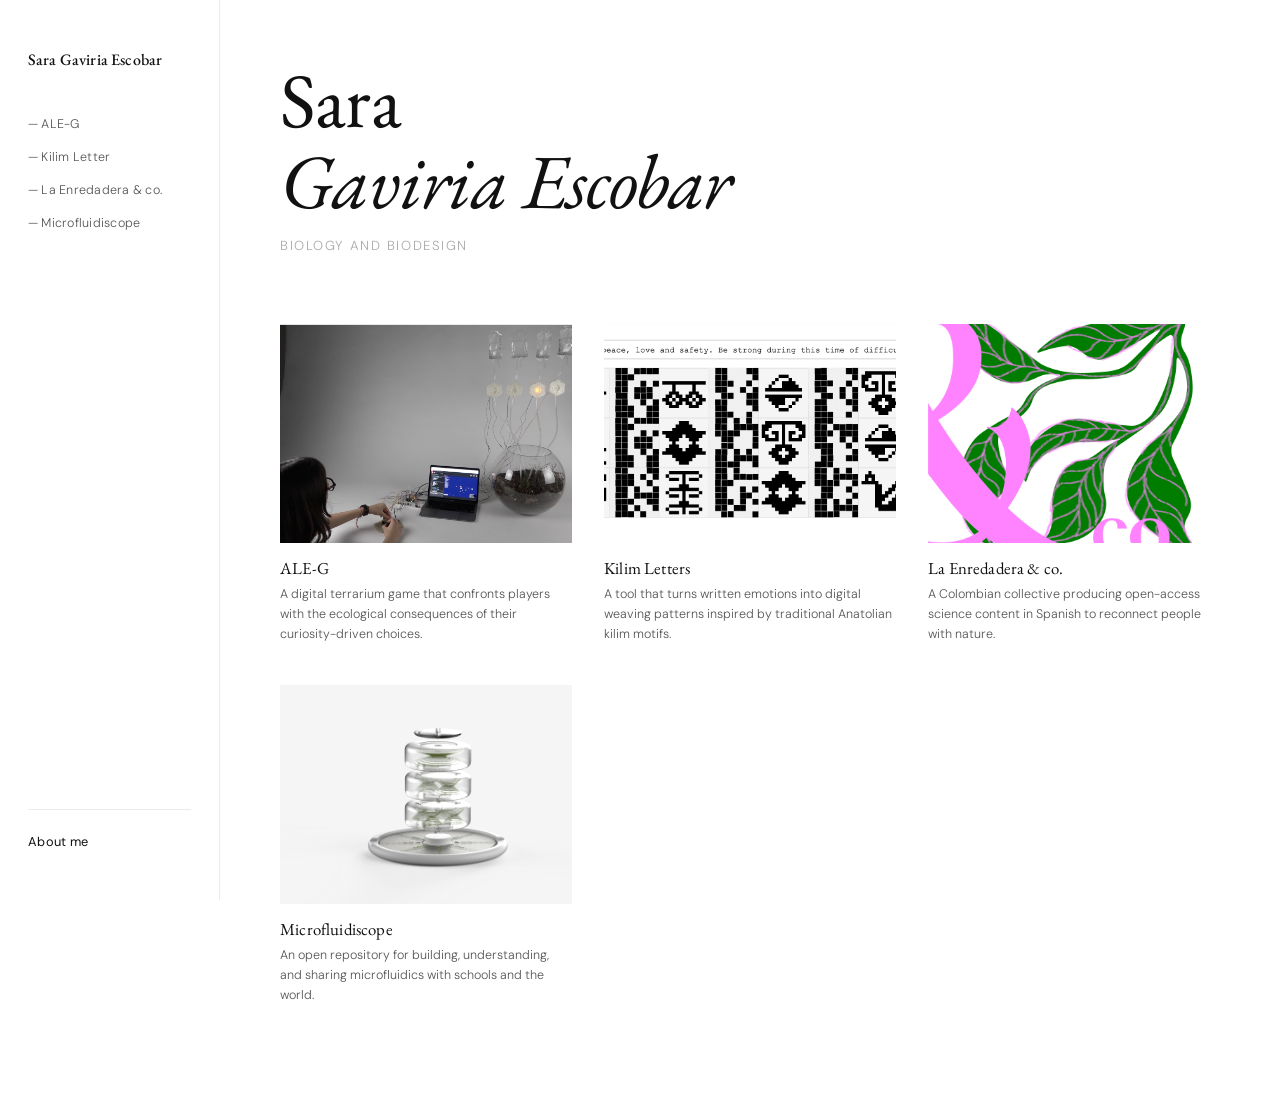
<file: index.html>
<!DOCTYPE html>
<html lang="es">
<head>
  <meta charset="UTF-8" />
  <meta name="viewport" content="width=device-width, initial-scale=1.0" />
  <title>Sara Gaviria Escobar</title>
  <link rel="stylesheet" href="style.css" />
  <link href="https://fonts.googleapis.com/css2?family=EB+Garamond:ital,wght@0,400;0,500;1,400&family=DM+Sans:wght@300;400&display=swap" rel="stylesheet" />
<!-- Page title (appears in search results) -->
<title>Sara Gaviria Escobar | Biodesign Portfolio</title>

<!-- Description (what Google shows below the title) -->
<meta name="description" content="Portfolio of Sara Gaviria Escobar, biologist and biodesigner. Relevant projects: ALE-G, Kilim Letter, and La Enredadera & co.">

<!-- For links to look good on social media -->
<meta property="og:title" content="Sara Gaviria Escobar | Biodesign Portfolio">
<meta property="og:description" content="Biologist and Biodesigner. Explore my projects :)">
<meta property="og:image" content="https://saragaviriaescobar.pages.dev/imagenes/foto-perfil.jpg">
<meta property="og:url" content="https://saragaviriaescobar.pages.dev">

<!-- Twitter version -->
<meta name="twitter:card" content="summary_large_image">
</head>
<body>

  <!-- ============================
       MENÚ LATERAL IZQUIERDO
       Para agregar un proyecto nuevo:
       1. Copiar una línea <li><a href="...">...</a></li>
       2. El href debe apuntar al archivo del proyecto, ej: "proyectos/nombre-proyecto.html"
       3. El texto entre > y </a> es el nombre que aparece en el menú
  ============================== -->
  <nav class="sidebar">
    <div class="sidebar-name">
      <a href="index.html">Sara Gaviria Escobar</a>
    </div>

    <ul class="project-list">
      <li><a href="proyectos/proyecto-1.html">— ALE-G</a></li>
      <li><a href="proyectos/proyecto-2.html">— Kilim Letter</a></li>
      <li><a href="proyectos/proyecto-3.html">— La Enredadera & co.</a></li>
      <li><a href="proyectos/proyecto-4.html">— Microfluidiscope</a></li>

    </ul>

    <ul class="nav-extra">
      <li><a href="about.html">About me</a></li>
    </ul>
  </nav>

  <!-- ============================
       CONTENIDO PRINCIPAL
  ============================== -->
  <main class="main-content">

    <!-- Nombre grande en la parte superior -->
    <header class="hero">
      <h1>Sara<br><span class="last-name"> Gaviria Escobar</span></h1>
      <p class="tagline">Biology and Biodesign</p>
    </header>

    <!-- ============================
         GRILLA DE PROYECTOS
         Para agregar un proyecto nuevo:
         1. Copiar un bloque <div class="project-card">...</div>
         2. Cambiar el href al archivo del proyecto
         3. Cambiar src="..." a la ruta de la imagen del proyecto
         4. Cambiar el <h2> con el nombre del proyecto
         5. Cambiar el <p> con una descripción breve (1-2 líneas)
    ============================== -->
    <section class="projects-grid">
        
      <!-- PROYECTO 1: ALE-G -->
      <div class="project-card">
        <a href="proyectos/proyecto-1.html">
          <!-- poner aquí la imagen de cada proyecto -->
          <div class="project-img-wrap">
            <img src="imagenes/aleg.png" alt="ALE-G" />
            <div class="project-overlay">
              <span>See project →</span>
            </div>
          </div>
          <h2>ALE-G</h2>
          <p class="project-caption">A digital terrarium game that confronts players with the ecological consequences of their curiosity-driven choices.

</p>
        </a>
      </div>
      
      <!-- PROYECTO 2: KILIM LETTERS -->
      <div class="project-card">
        <a href="proyectos/proyecto-2.html">
          <div class="project-img-wrap">
            <img src="imagenes/main_kilim.png" alt="Kilim Letters" />
            <div class="project-overlay">
              <span>See project →</span>
            </div>
          </div>
          <h2>Kilim Letters</h2>
          <p class="project-caption">A tool that turns written emotions into digital weaving patterns inspired by traditional Anatolian kilim motifs.

</p>
        </a>
      </div>
    
      <!-- PROYECTO 3: LA E & CO. -->
      <div class="project-card">
        <a href="proyectos/proyecto-3.html">
          <div class="project-img-wrap">
            <img src="imagenes/logo_lae.png" alt="La Enredadera & co." />
            <div class="project-overlay">
              <span>See project →</span>
            </div>
          </div>
          <h2>La Enredadera & co.</h2>
          <p class="project-caption">A Colombian collective producing open-access science content in Spanish to reconnect people with nature.

</p>
        </a>
      </div>
      
<!-- PROYECTO 4: MICROFLUIDISCOPE -->
      <div class="project-card">
        <a href="proyectos/proyecto-4.html">
          <div class="project-img-wrap">
            <img src="imagenes/microfluidiscope_main.png" alt="Microfluidiscope" />
            <div class="project-overlay">
              <span>See project →</span>
            </div>
          </div>
          <h2>Microfluidiscope</h2>
          <p class="project-caption">An open repository for building, understanding, and sharing microfluidics with schools and the world.
</p>
        </a>

<!-- FIN DE LA PÁGINA, NO MODIFICAR DE ACÁ PARA ABAJO -->
    </section>
  </main>

  <!-- Botón de menú para móvil -->
  <button class="menu-toggle" onclick="toggleMenu()">☰</button>

  <script>
    function toggleMenu() {
      document.querySelector('.sidebar').classList.toggle('open');
    }
  </script>

</body>
</html>
</file>
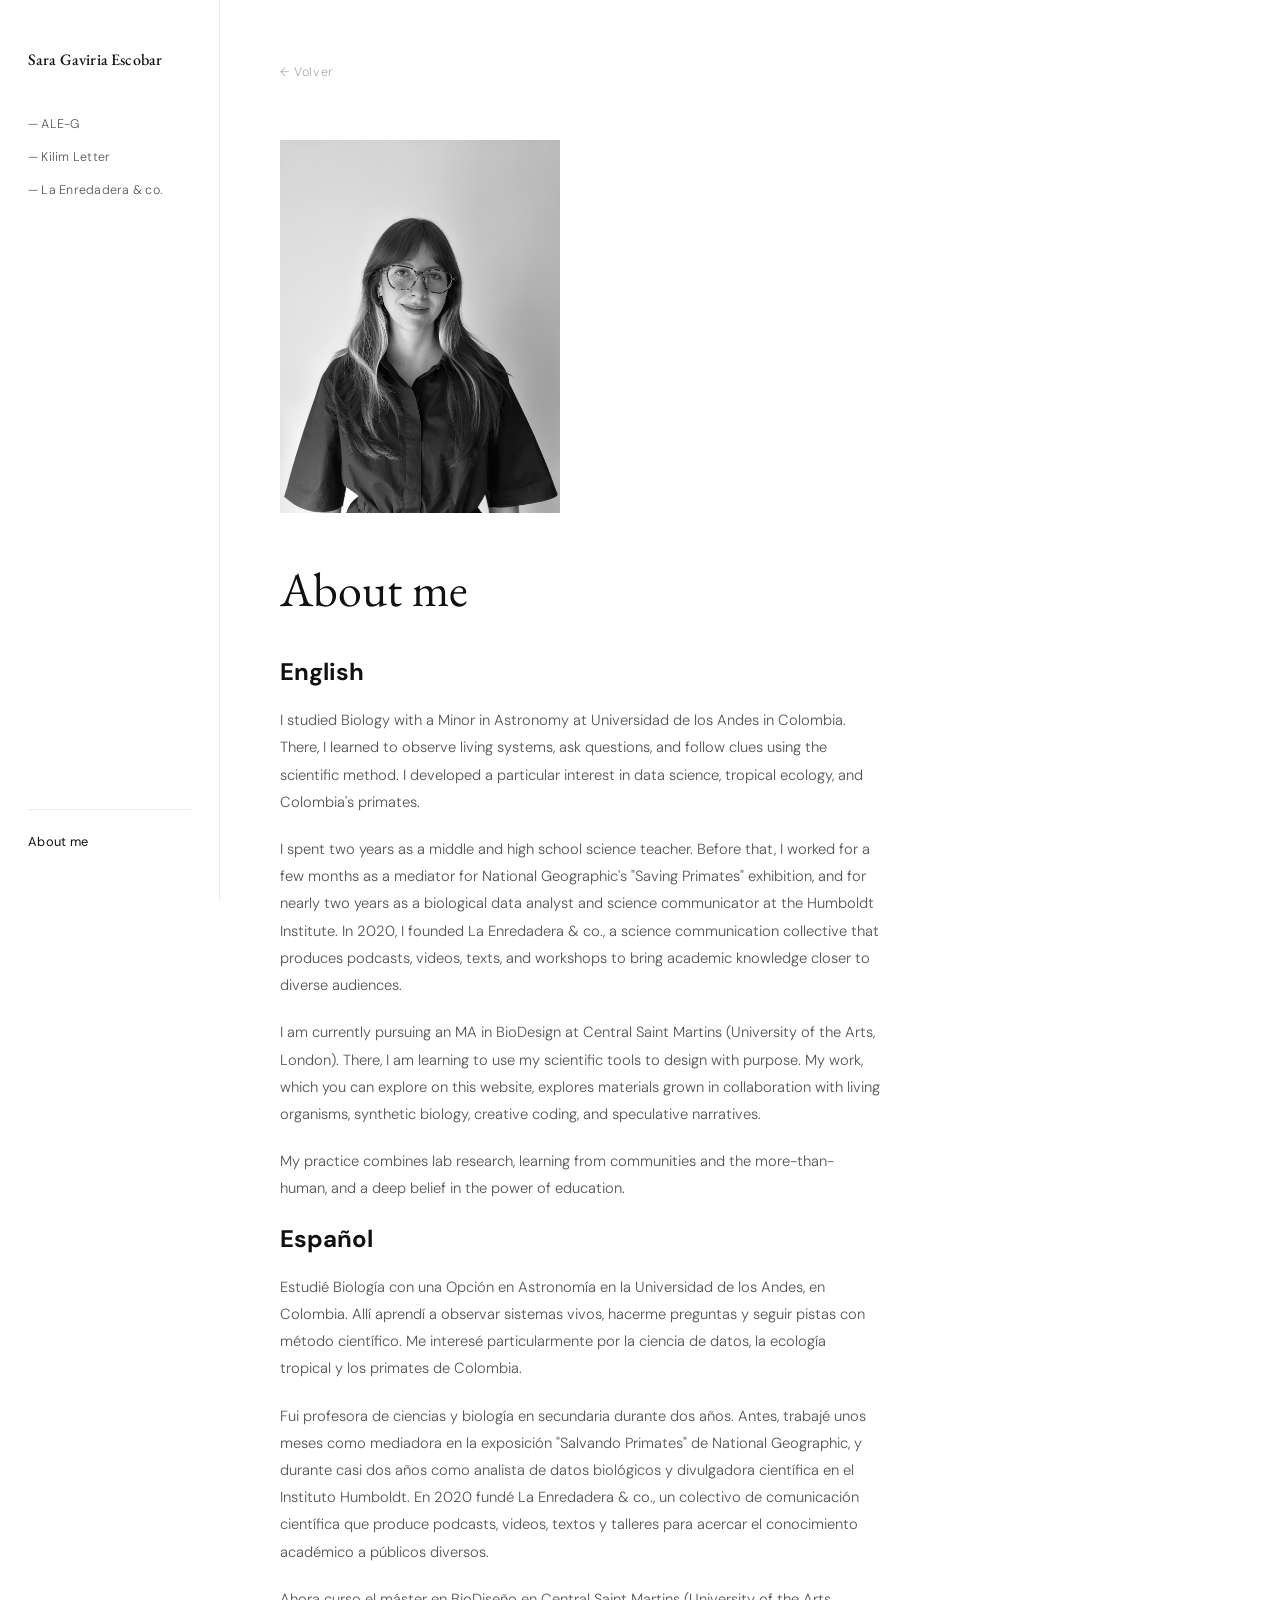
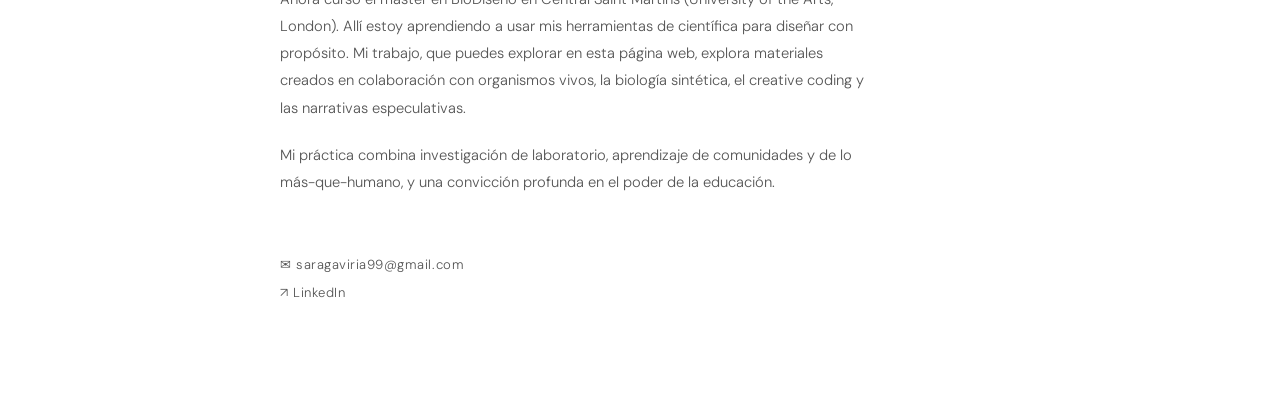
<file: about.html>
<!DOCTYPE html>
<html lang="es">
<head>
  <meta charset="UTF-8" />
  <meta name="viewport" content="width=device-width, initial-scale=1.0" />
  <title>About me — Sara Gaviria Escobar</title>
  <link rel="stylesheet" href="style.css" />
  <link href="https://fonts.googleapis.com/css2?family=EB+Garamond:ital,wght@0,400;0,500;1,400&family=DM+Sans:wght@300;400&display=swap" rel="stylesheet" />
</head>
<body>

  <!-- MENÚ (mismo que en index.html) -->
  <nav class="sidebar">
    <div class="sidebar-name">
      <a href="index.html">Sara Gaviria Escobar</a>
    </div>
    <ul class="project-list">
      <li><a href="../proyectos/proyecto-1.html">— ALE-G</a></li>
      <li><a href="../proyectos/proyecto-2.html">— Kilim Letter</a></li>
      <li><a href="../proyectos/proyecto-3.html">— La Enredadera & co.</a></li>
    </ul>
    <ul class="nav-extra">
      <li><a href="about.html">About me</a></li>
    </ul>
  </nav>

  <main class="main-content">
    <article class="about-page">

      <a href="index.html" class="back-link">← Volver</a>

      <!-- MI FOTO -->
      <div class="about-photo">
        <img src="imagenes/mifoto.png" alt="Sara Gaviria Escobar" />
      </div>

      <h1>About me</h1>

      <div class="about-bio">
        
        <!-- MI BIO -->
        
         <h2>English</h2>
        <p>
I studied Biology with a Minor in Astronomy at Universidad de los Andes in Colombia. There, I learned to observe living systems, ask questions, and follow clues using the scientific method. I developed a particular interest in data science, tropical ecology, and Colombia's primates.

        </p>
        <p>
I spent two years as a middle and high school science teacher. Before that, I worked for a few months as a mediator for National Geographic's "Saving Primates" exhibition, and for nearly two years as a biological data analyst and science communicator at the Humboldt Institute. In 2020, I founded La Enredadera & co., a science communication collective that produces podcasts, videos, texts, and workshops to bring academic knowledge closer to diverse audiences.

        </p>
        <p>
I am currently pursuing an MA in BioDesign at Central Saint Martins (University of the Arts, London). There, I am learning to use my scientific tools to design with purpose. My work, which you can explore on this website, explores materials grown in collaboration with living organisms, synthetic biology, creative coding, and speculative narratives.
        </p>
         <p>
My practice combines lab research, learning from communities and the more-than-human, and a deep belief in the power of education.
        </p>

        <h2>Español</h2>
        <p>
          Estudié Biología con una Opción en Astronomía en la Universidad de los Andes, en Colombia. Allí aprendí a observar sistemas vivos, hacerme preguntas y seguir pistas con método científico. Me interesé particularmente por la ciencia de datos, la ecología tropical y los primates de Colombia.

        </p>
        <p>
          Fui profesora de ciencias y biología en secundaria durante dos años. Antes, trabajé unos meses como mediadora en la exposición "Salvando Primates" de National Geographic, y durante casi dos años como analista de datos biológicos y divulgadora científica en el Instituto Humboldt. En 2020 fundé La Enredadera & co., un colectivo de comunicación científica que produce podcasts, videos, textos y talleres para acercar el conocimiento académico a públicos diversos.

        </p>
        <p>
         Ahora curso el máster en BioDiseño en Central Saint Martins (University of the Arts, London). Allí estoy aprendiendo a usar mis herramientas de científica para diseñar con propósito. Mi trabajo, que puedes explorar en esta página web, explora materiales creados en colaboración con organismos vivos, la biología sintética, el creative coding y las narrativas especulativas.
        </p>
         <p>
           Mi práctica combina investigación de laboratorio, aprendizaje de comunidades y de lo más-que-humano, y una convicción profunda en el poder de la educación.
        </p>

        
      </div>

      <!-- LINKS DE CONTACTO Y REDES SOCIALES -->
      <div class="about-links">
        <a href="mailto:tu@email.com">✉ saragaviria99@gmail.com</a>
        <a href="www.linkedin.com/in/sara-gaviria-escobar" target="_blank">↗ LinkedIn</a>
        
      </div>
       <!-- FIN DE LA PÁGINA - NO MODIFICAR DE ACÁ PARA ABAJO -->
    </article>
  </main>

  <button class="menu-toggle" onclick="toggleMenu()">☰</button>
  <script>
    function toggleMenu() {
      document.querySelector('.sidebar').classList.toggle('open');
    }
  </script>

</body>
</html>
</file>
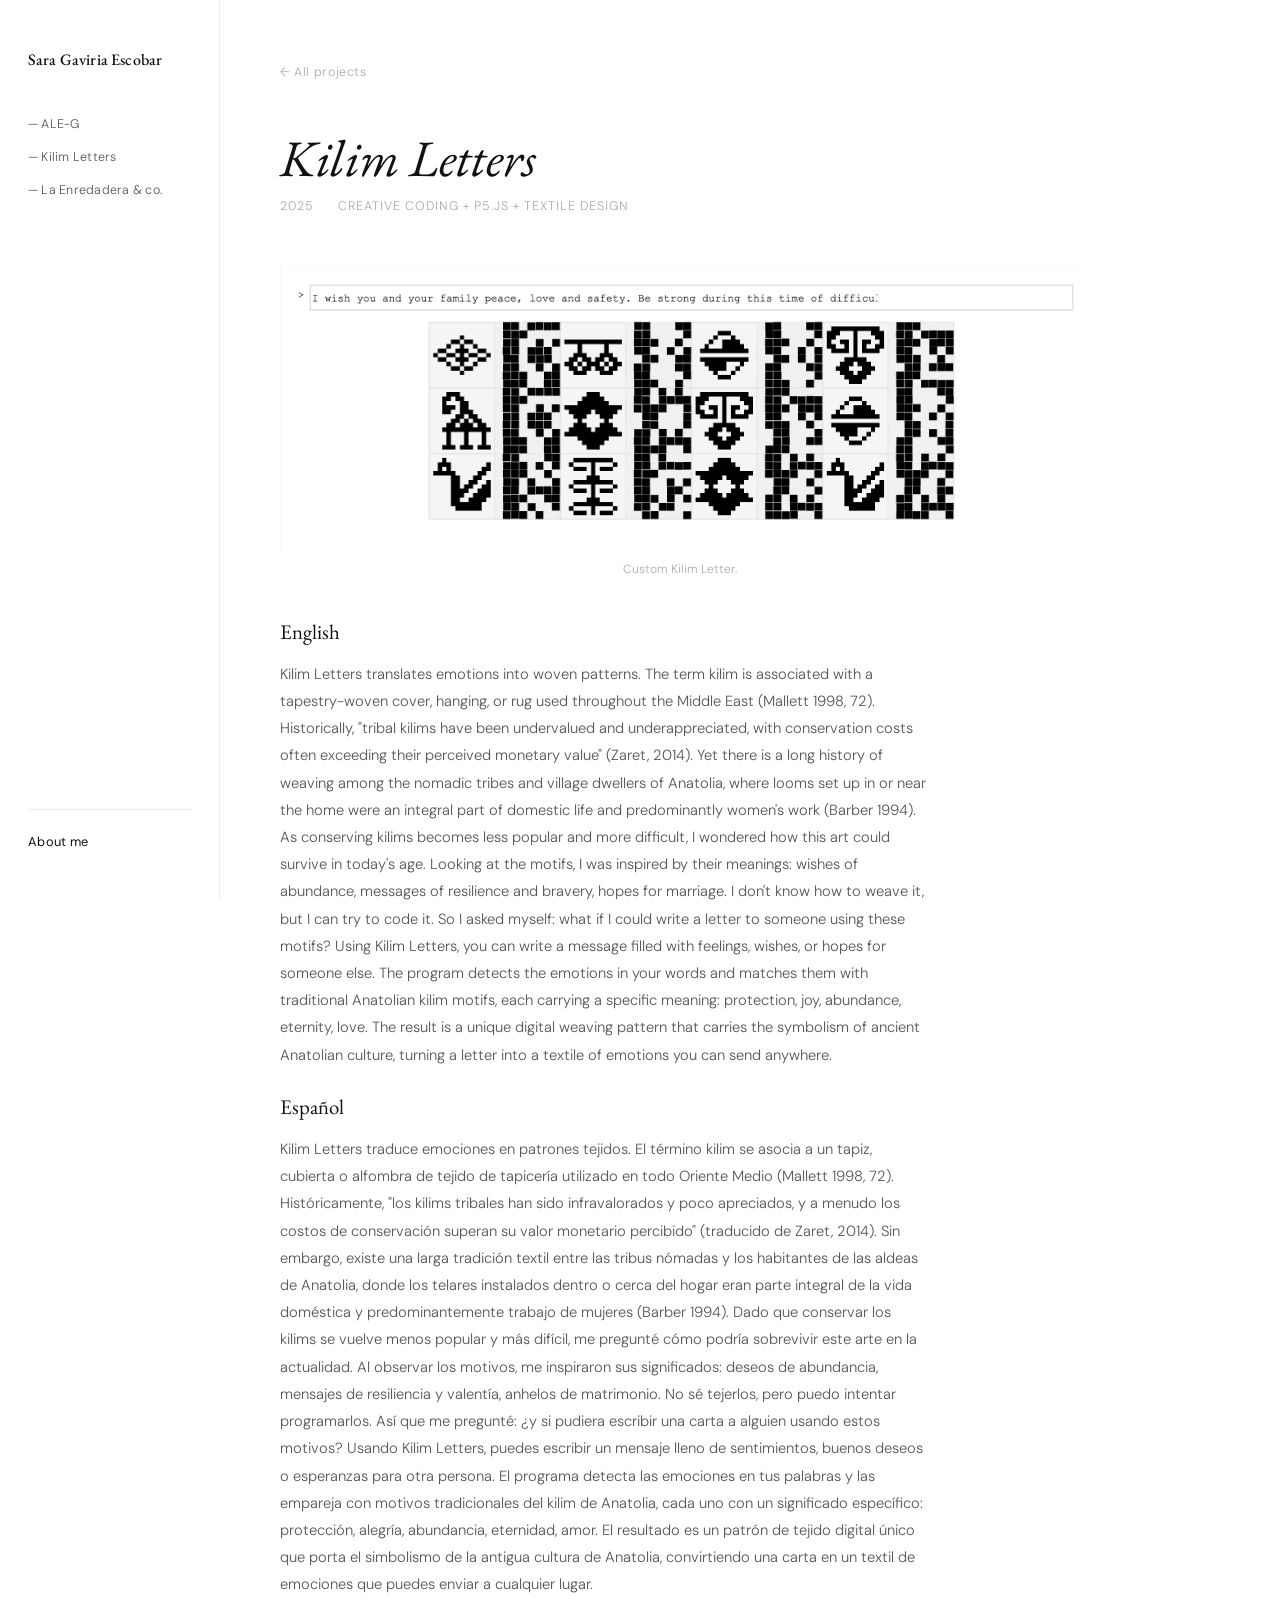
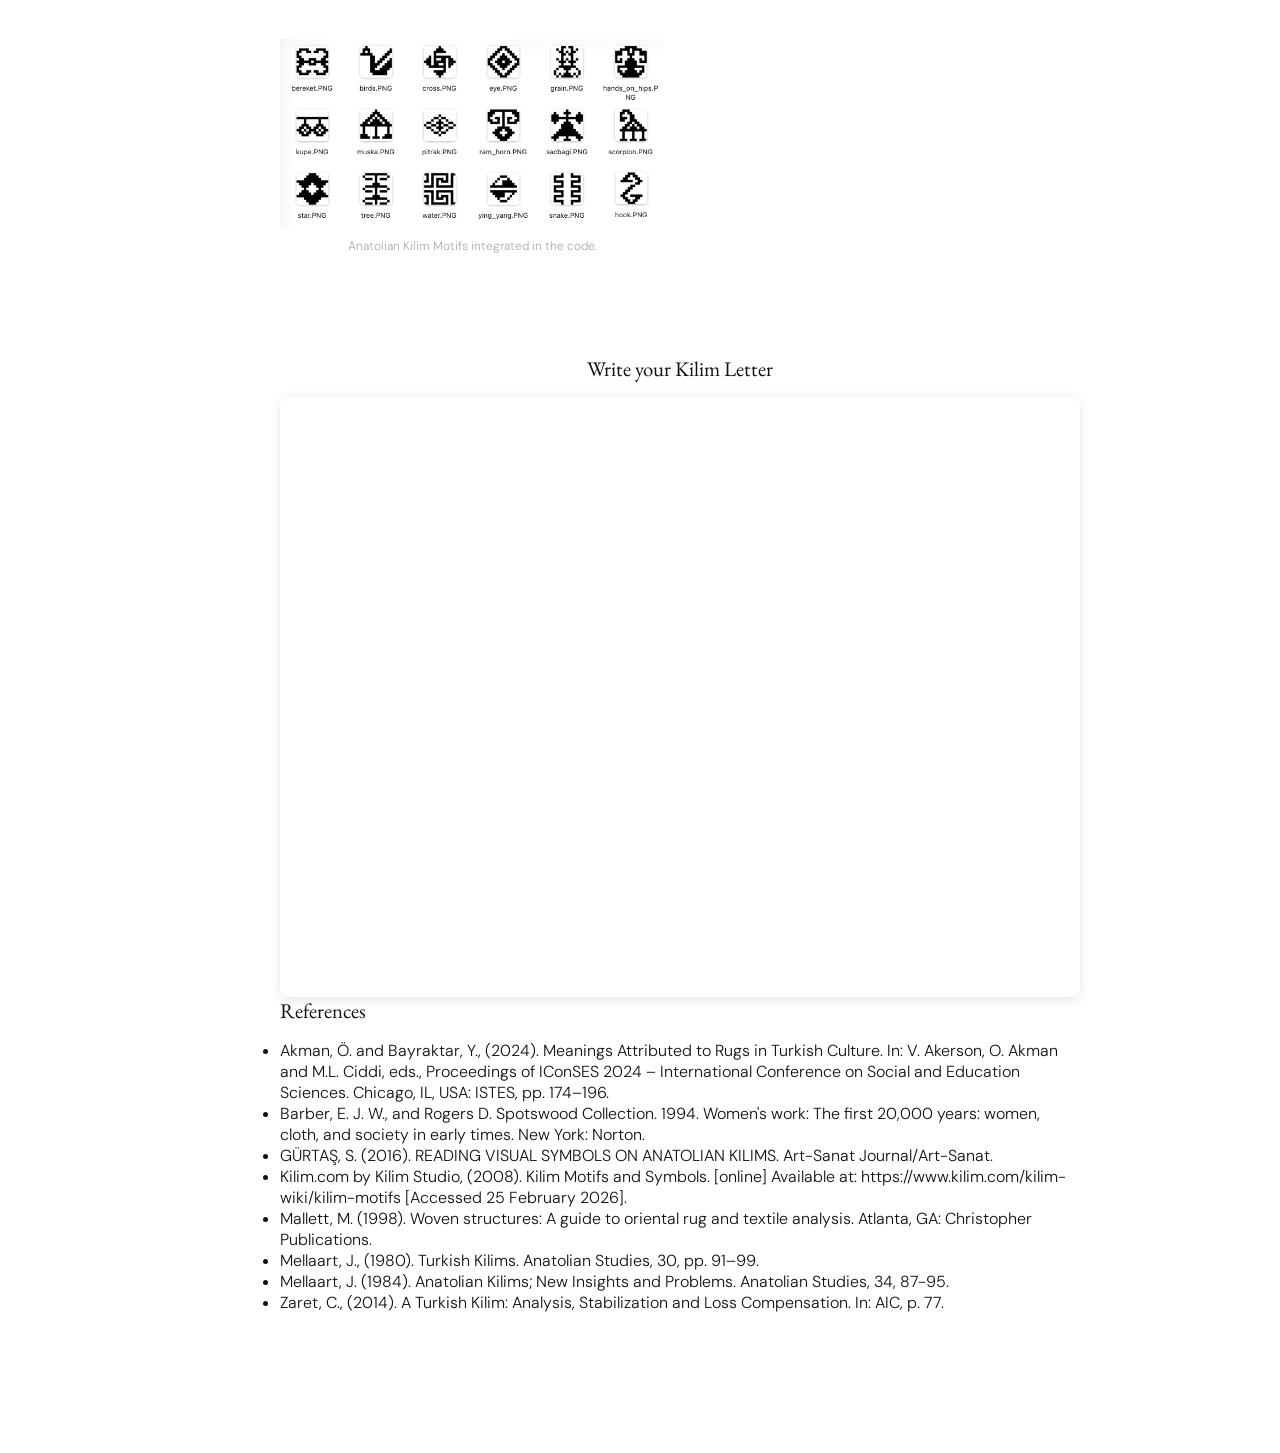
<file: proyectos/proyecto-2.html>
<!DOCTYPE html>
<html lang="en">
<head>
  <meta charset="UTF-8" />
  <meta name="viewport" content="width=device-width, initial-scale=1.0" />
  <title>Kilim Letters</title>
  <link rel="stylesheet" href="/style.css" />
  <link href="https://fonts.googleapis.com/css2?family=EB+Garamond:ital,wght@0,400;0,500;1,400&family=DM+Sans:wght@300;400&display=swap" rel="stylesheet" />
  <style>
    /* OTROS ESTILOS PARA DESCRIPCIÓN DE IMÁGENES */
    .image-with-caption {
      margin-bottom: 40px;
    }
    .image-with-caption img {
      width: 100%;
      height: auto;
      display: block;
    }
    .image-caption {
      font-size: 0.75rem;
      color: var(--gray-mid);
      margin-top: 8px;
      text-align: center;
      font-family: var(--font-body);
      line-height: 1.4;
    }
    .process-grid {
      display: grid;
      grid-template-columns: 1fr 1fr;
      gap: 30px;
      margin: 40px 0;
    }
    .video-container {
      margin: 50px 0 30px;
    }
    .video-container video {
      width: 100%;
      height: auto;
      border-radius: 4px;
      box-shadow: 0 2px 8px rgba(0,0,0,0.05);
    }
    @media (max-width: 700px) {
      .process-grid {
        grid-template-columns: 1fr;
        gap: 30px;
      }
    }
  </style>
</head>
<body>

  <nav class="sidebar">
    <div class="sidebar-name">
      <a href="/index.html">Sara Gaviria Escobar</a>
    </div>
    <ul class="project-list">
      <li><a href="proyecto-1.html">— ALE-G</a></li>
      <li><a href="proyecto-2.html">— Kilim Letters</a></li>
      <li><a href="proyecto-3.html">— La Enredadera & co.</a></li>
    </ul>
    <ul class="nav-extra">
      <li><a href="/about.html">About me</a></li>
    </ul>
  </nav>

  <main class="main-content">
    <article class="project-page">
      
      <a href="/index.html" class="back-link">← All projects</a>

      <h1>Kilim Letters</h1>

      <div class="project-meta">
        <span>2025</span>
        <span>Creative coding + p5.js + Textile design</span>
      </div>

      <!-- =============================================
           FOTO PRINCIPAL/PORTADA
           (la misma que aparece en la página de inicio)
      ============================================= -->
      <div class="image-with-caption">
        <img src="/imagenes/main_kilim.png" alt="Kilim Letters" />
        <div class="image-caption">
          Custom Kilim Letter.
        </div>
      </div>

      <!-- =============================================
           DESCRIPCIÓN EN INGLÉS Y ESPAÑOL
      ============================================= -->
      <div class="project-body">
        <section>
           <h2>English</h2>
          <p>
Kilim Letters translates emotions into woven patterns. The term kilim is associated with a tapestry-woven cover, 
            hanging, or rug used throughout the Middle East (Mallett 1998, 72). Historically, "tribal kilims have been undervalued 
            and underappreciated, with conservation costs often exceeding their perceived monetary value" (Zaret, 2014). Yet there is 
            a long history of weaving among the nomadic tribes and village dwellers of Anatolia, where looms set up in or near the 
            home were an integral part of domestic life and predominantly women's work (Barber 1994).

As conserving kilims becomes less popular and more difficult, I wondered how this art could survive in today's age. Looking at the 
            motifs, I was inspired by their meanings: wishes of abundance, messages of resilience and bravery, hopes for marriage. I 
            don't know how to weave it, but I can try to code it. So I asked myself: what if I could write a letter to someone using these motifs? 
            Using Kilim Letters, you can write a message filled with feelings, wishes, or hopes for someone else. The program 
            detects the emotions in your words and matches them with traditional Anatolian kilim motifs, each carrying a specific 
            meaning: protection, joy, abundance, eternity, love. The result is a unique digital weaving pattern that carries the 
            symbolism of ancient Anatolian culture, turning a letter into a textile of emotions you can send anywhere.         
          </p>
          <p style="margin-top: 24px;">
          <h2>Español</h2>
          <p>
Kilim Letters traduce emociones en patrones tejidos. El término kilim se asocia a un tapiz, cubierta o alfombra
            de tejido de tapicería utilizado en todo Oriente Medio (Mallett 1998, 72). Históricamente, "los kilims tribales han sido 
            infravalorados y poco apreciados, y a menudo los costos de conservación superan su valor monetario percibido" (traducido 
            de Zaret, 2014). Sin embargo, existe una larga tradición textil entre las tribus nómadas y los habitantes de las aldeas 
            de Anatolia, donde los telares instalados dentro o cerca del hogar eran parte integral de la vida doméstica y 
            predominantemente trabajo de mujeres (Barber 1994).

Dado que conservar los kilims se vuelve menos popular y más difícil, me pregunté cómo podría sobrevivir este arte en la actualidad. 
            Al observar los motivos, me inspiraron sus significados: deseos de abundancia, mensajes de resiliencia y valentía, anhelos 
            de matrimonio. No sé tejerlos, pero puedo intentar programarlos. Así que me pregunté: ¿y si pudiera escribir una carta a alguien usando estos
            motivos? Usando Kilim Letters, puedes escribir un mensaje lleno de sentimientos, buenos deseos o esperanzas para otra 
            persona. El programa detecta las emociones en tus palabras y las empareja con motivos tradicionales del kilim de Anatolia, 
            cada uno con un significado específico: protección, alegría, abundancia, eternidad, amor. El resultado es un patrón de 
            tejido digital único que porta el simbolismo de la antigua cultura de Anatolia, convirtiendo una carta en un textil de 
            emociones que puedes enviar a cualquier lugar.
          </p>
        </section>
      </div>

      <!-- =============================================
           UNA FOTO DE PROCESO
      ============================================= -->
   <div class="process-grid">
  <div class="image-with-caption" style="text-align: center;">
    <img 
      src="/imagenes/kilim_motifs.png" 
      alt="Anatolian Kilim Motifs integrated in the code" 
      style="max-width: 100%; height: auto; width: 600px; display: block; margin: 0 auto;" 
    />
    <div class="image-caption" style="text-align: center; margin-top: 10px;">
      Anatolian Kilim Motifs integrated in the code.
    </div>
  </div>
</div>

                <!-- =============================================
           P5.JS EMBED (EL SKETCH TIENE canvas de 800x550)
      ============================================= -->
    <div style="margin: 60px 0 40px; text-align: center;">
        <h2 style="font-family: var(--font-display); font-size: 1.3rem; font-weight: 400; margin-bottom: 15px;">
          Write your Kilim Letter
        </h2>
        <!-- Contenedor que centra el iframe y permite scroll si es necesario -->
        <div style="display: flex; justify-content: center; width: 100%;">
          <iframe 
            src="https://editor.p5js.org/saragaviria99/full/NmtN0nDy4"
            width="800" 
            height="600" 
            style="border: none; display: block; box-shadow: 0 2px 12px rgba(0,0,0,0.1); border-radius: 8px;"
            allowfullscreen>
          </iframe>
        </div>
<!-- ========REFERENCIAS  -->
      <div class="project-body" style="text-align: left;">
  <section>
    <h2>References</h2>
    <ul>
      <li>Akman, Ö. and Bayraktar, Y., (2024). Meanings Attributed to Rugs in Turkish Culture. In: V. Akerson, O. Akman and M.L. Ciddi, eds., Proceedings of IConSES 2024 – International Conference on Social and Education Sciences. Chicago, IL, USA: ISTES, pp. 174–196.</li>
      <li>Barber, E. J. W., and Rogers D. Spotswood Collection. 1994. Women's work: The first 20,000 years: women, cloth, and society in early times. New York: Norton.</li>
      <li>GÜRTAŞ, S. (2016). READING VISUAL SYMBOLS ON ANATOLIAN KILIMS. Art-Sanat Journal/Art-Sanat.</li>
      <li>Kilim.com by Kilim Studio, (2008). Kilim Motifs and Symbols. [online] Available at: https://www.kilim.com/kilim-wiki/kilim-motifs [Accessed 25 February 2026].</li>
      <li>Mallett, M. (1998). Woven structures: A guide to oriental rug and textile analysis. Atlanta, GA: Christopher Publications.</li>
      <li>Mellaart, J., (1980). Turkish Kilims. Anatolian Studies, 30, pp. 91–99.</li>
      <li>Mellaart, J. (1984). Anatolian Kilims; New Insights and Problems. Anatolian Studies, 34, 87-95.</li>
      <li>Zaret, C., (2014). A Turkish Kilim: Analysis, Stabilization and Loss Compensation. In: AIC, p. 77.</li>
    </ul>
  </section>
</div>
<!-- ============================================= FIN DE LA PÁGINA - NO MODIFICAR DE ACÁ PARA ABAJO  -->
      
    </article>
  </main>

  <button class="menu-toggle" onclick="toggleMenu()">☰</button>
  <script>
    function toggleMenu() {
      document.querySelector('.sidebar').classList.toggle('open');
    }
  </script>

</body>
</html>
</file>
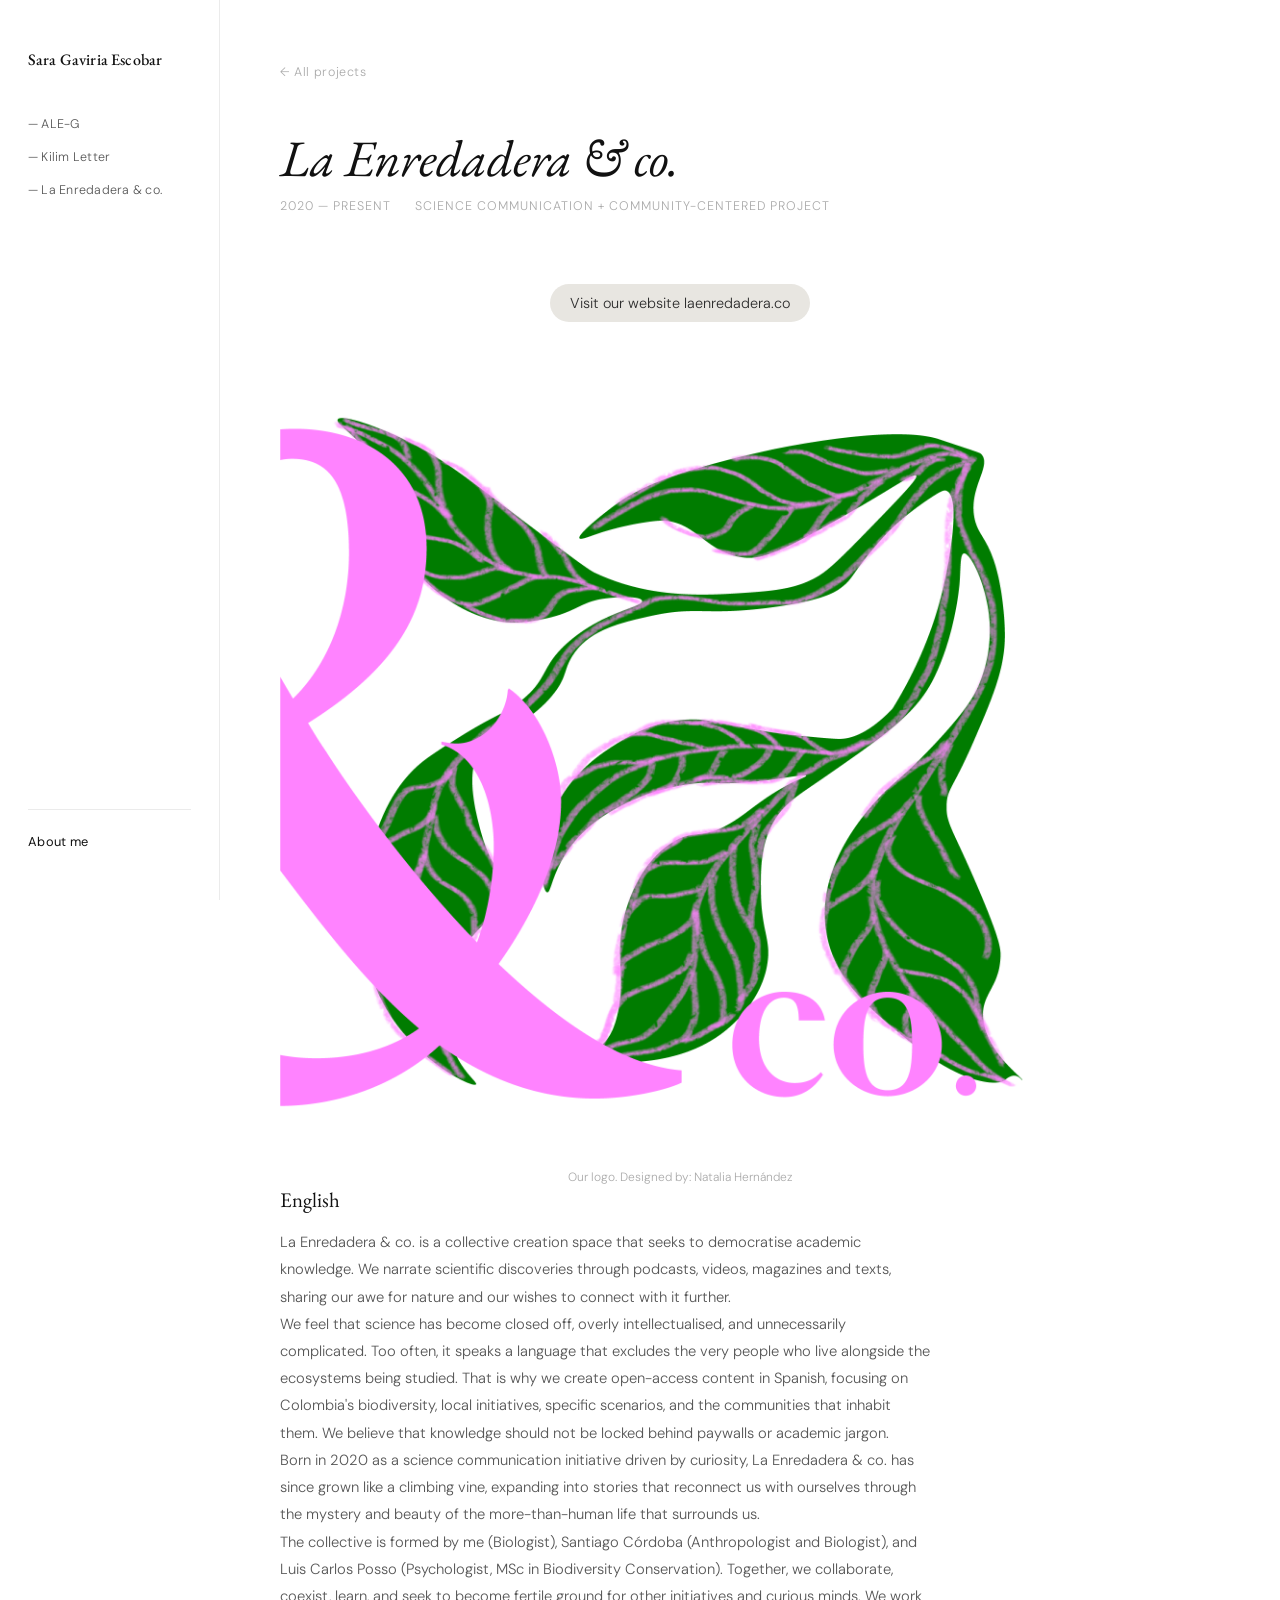
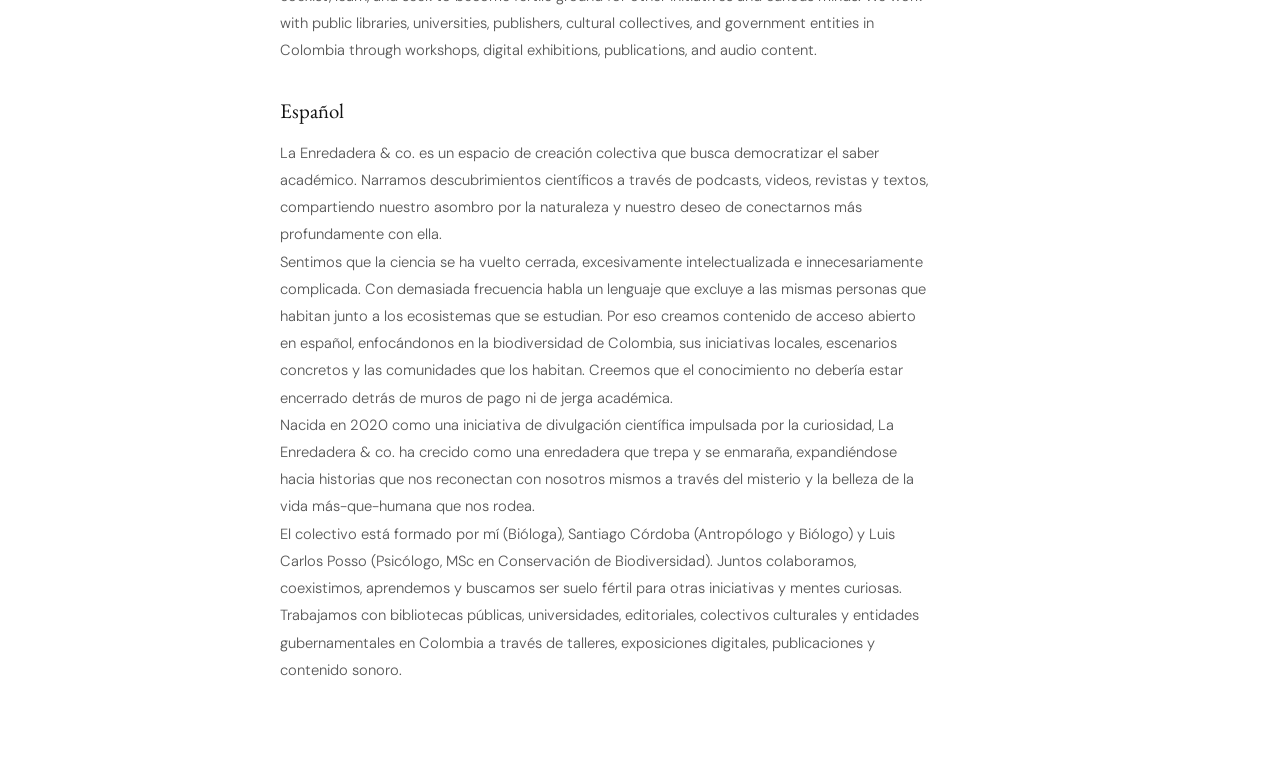
<file: proyectos/proyecto-3.html>
<!DOCTYPE html>
<html lang="en">
<head>
  <meta charset="UTF-8" />
  <meta name="viewport" content="width=device-width, initial-scale=1.0" />
  <title>La Enredadera & co.</title>
  <link rel="stylesheet" href="/style.css" />
  <link href="https://fonts.googleapis.com/css2?family=EB+Garamond:ital,wght@0,400;0,500;1,400&family=DM+Sans:wght@300;400&display=swap" rel="stylesheet" />
  <style>
    /* OTROS ESTILOS PARA DESCRIPCIÓN DE IMÁGENES */
    .image-with-caption {
      margin-bottom: 40px;
    }
    .image-with-caption img {
      width: 100%;
      height: auto;
      display: block;
    }
    .image-caption {
      font-size: 0.75rem;
      color: var(--gray-mid);
      margin-top: 8px;
      text-align: center;
      font-family: var(--font-body);
      line-height: 1.4;
    }
    .process-grid {
      display: grid;
      grid-template-columns: 1fr 1fr;
      gap: 30px;
      margin: 40px 0;
    }
    .video-container {
      margin: 50px 0 30px;
    }
    .video-container video {
      width: 100%;
      height: auto;
      border-radius: 4px;
      box-shadow: 0 2px 8px rgba(0,0,0,0.05);
    }
    .project-link {
      display: inline-block;
      margin: 20px 0 10px;
      padding: 10px 20px;
      background-color: #e8e6e1;
      color: #2c2c2c;
      text-decoration: none;
      font-family: var(--font-body);
      font-size: 0.9rem;
      border-radius: 30px;
      transition: background-color 0.2s ease;
    }
    .project-link:hover {
      background-color: #d4cfc7;
    }
    @media (max-width: 700px) {
      .process-grid {
        grid-template-columns: 1fr;
        gap: 30px;
      }
    }
  </style>
</head>
<body>

  <nav class="sidebar">
    <div class="sidebar-name">
      <a href="/index.html">Sara Gaviria Escobar</a>
    </div>
    <ul class="project-list">
      <li><a href="proyecto-1.html">— ALE-G</a></li>
      <li><a href="proyecto-2.html">— Kilim Letter</a></li>
      <li><a href="proyecto-3.html">— La Enredadera & co.</a></li>
    </ul>
    <ul class="nav-extra">
      <li><a href="/about.html">About me</a></li>
    </ul>
  </nav>

  <main class="main-content">
    <article class="project-page">
      
      <a href="/index.html" class="back-link">← All projects</a>

      <h1>La Enredadera & co.</h1>

      <div class="project-meta">
        <span>2020 — Present</span>
        <span>Science communication + Community-centered project</span>
      </div>

      <!-- VISIT WEBSITE BUTTON / LINK -->
      <div style="text-align: center; margin: 20px 0 30px;">
        <a href="https://www.laenredadera.co" target="_blank" class="project-link" rel="noopener noreferrer">
          Visit our website laenredadera.co
        </a>
      </div>

      <!-- =============================================
           FOTO PRINCIPAL/PORTADA
      ============================================= -->
       <div class="logo-container">
        <img src="/imagenes/logo_lae.png" alt="La Enredadera & co. Logo" />
        <div class="image-caption">
          Our logo. Designed by: Natalia Hernández
        </div>
      </div>

      <!-- =============================================
           DESCRIPCIÓN EN INGLÉS Y ESPAÑOL
      ============================================= -->
      <div class="project-body">
        <section>
           <h2>English</h2>
          <p>
La Enredadera & co. is a collective creation space that seeks to democratise academic knowledge. We narrate scientific discoveries 
            through podcasts, videos, magazines and texts, sharing our awe for nature and our wishes to connect with it further.
          </p>
          <p>
We feel that science has become closed off, overly intellectualised, and unnecessarily complicated. Too often, it speaks a language
            that excludes the very people who live alongside the ecosystems being studied. That is why we create open-access content
            in Spanish, focusing on Colombia's biodiversity, local initiatives, specific scenarios, and the communities that inhabit
            them. We believe that knowledge should not be locked behind paywalls or academic jargon.
          </p>
          <p>
Born in 2020 as a science communication initiative driven by curiosity, La Enredadera & co. has since grown like a climbing vine, 
            expanding into stories that reconnect us with ourselves through the mystery and beauty of the more-than-human life that
            surrounds us.
          </p>
          <p>
The collective is formed by me (Biologist), Santiago Córdoba (Anthropologist and Biologist), and Luis Carlos Posso (Psychologist, 
            MSc in Biodiversity Conservation). Together, we collaborate, coexist, learn, and seek to become fertile ground for 
            other initiatives and curious minds. We work with public libraries, universities, publishers, cultural collectives, 
            and government entities in Colombia through workshops, digital exhibitions, publications, and audio content.
          </p>

          <h2 style="margin-top: 32px;">Español</h2>
          <p>
La Enredadera & co. es un espacio de creación colectiva que busca democratizar el saber académico. Narramos descubrimientos 
            científicos a través de podcasts, videos, revistas y textos, compartiendo nuestro asombro por la naturaleza y nuestro 
            deseo de conectarnos más profundamente con ella.
          </p>
          <p>
Sentimos que la ciencia se ha vuelto cerrada, excesivamente intelectualizada e innecesariamente complicada. Con demasiada frecuencia
            habla un lenguaje que excluye a las mismas personas que habitan junto a los ecosistemas que se estudian. Por eso 
            creamos contenido de acceso abierto en español, enfocándonos en la biodiversidad de Colombia, sus iniciativas locales, 
            escenarios concretos y las comunidades que los habitan. Creemos que el conocimiento no debería estar encerrado detrás 
            de muros de pago ni de jerga académica.
          </p>
          <p>
Nacida en 2020 como una iniciativa de divulgación científica impulsada por la curiosidad, La Enredadera & co. ha crecido como una 
            enredadera que trepa y se enmaraña, expandiéndose hacia historias que nos reconectan con nosotros mismos a través del 
            misterio y la belleza de la vida más-que-humana que nos rodea.
          </p>
          <p>
El colectivo está formado por mí (Bióloga), Santiago Córdoba (Antropólogo y Biólogo) y Luis Carlos Posso (Psicólogo, MSc en 
            Conservación de Biodiversidad). Juntos colaboramos, coexistimos, aprendemos y buscamos ser suelo fértil para otras 
            iniciativas y mentes curiosas. Trabajamos con bibliotecas públicas, universidades, editoriales, colectivos culturales 
            y entidades gubernamentales en Colombia a través de talleres, exposiciones digitales, publicaciones y contenido sonoro.
          </p>
        </section>
      </div>

      <!-- ============================================= 
           FIN DE LA PÁGINA - NO MODIFICAR DE ACÁ PARA ABAJO  
      ============================================= -->
      
    </article>
  </main>

  <button class="menu-toggle" onclick="toggleMenu()">☰</button>
  <script>
    function toggleMenu() {
      document.querySelector('.sidebar').classList.toggle('open');
    }
  </script>

</body>
</html>
</file>
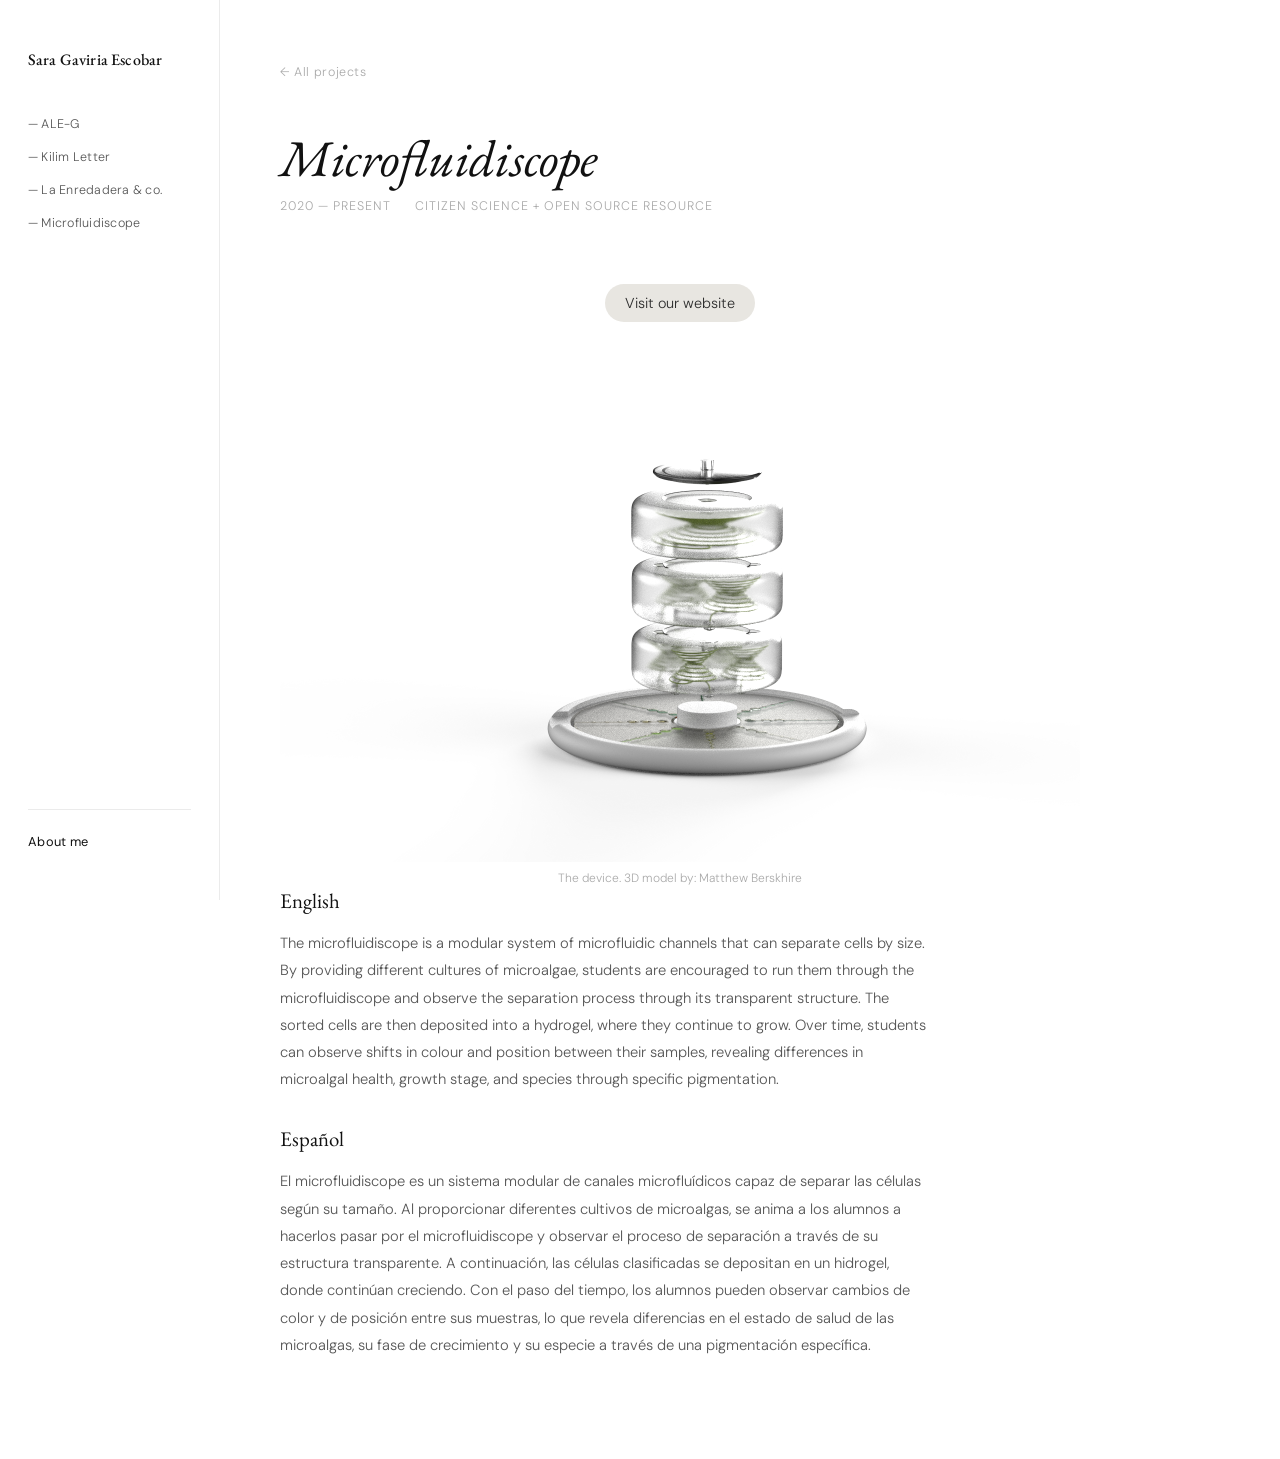
<file: proyectos/proyecto-4.html>
<!DOCTYPE html>
<html lang="en">
<head>
  <meta charset="UTF-8" />
  <meta name="viewport" content="width=device-width, initial-scale=1.0" />
  <title>Microfluidiscope</title>
  <link rel="stylesheet" href="/style.css" />
  <link href="https://fonts.googleapis.com/css2?family=EB+Garamond:ital,wght@0,400;0,500;1,400&family=DM+Sans:wght@300;400&display=swap" rel="stylesheet" />
  <style>
    /* OTROS ESTILOS PARA DESCRIPCIÓN DE IMÁGENES */
    .image-with-caption {
      margin-bottom: 40px;
    }
    .image-with-caption img {
      width: 100%;
      height: auto;
      display: block;
    }
    .image-caption {
      font-size: 0.75rem;
      color: var(--gray-mid);
      margin-top: 8px;
      text-align: center;
      font-family: var(--font-body);
      line-height: 1.4;
    }
    .process-grid {
      display: grid;
      grid-template-columns: 1fr 1fr;
      gap: 30px;
      margin: 40px 0;
    }
    .video-container {
      margin: 50px 0 30px;
    }
    .video-container video {
      width: 100%;
      height: auto;
      border-radius: 4px;
      box-shadow: 0 2px 8px rgba(0,0,0,0.05);
    }
    .project-link {
      display: inline-block;
      margin: 20px 0 10px;
      padding: 10px 20px;
      background-color: #e8e6e1;
      color: #2c2c2c;
      text-decoration: none;
      font-family: var(--font-body);
      font-size: 0.9rem;
      border-radius: 30px;
      transition: background-color 0.2s ease;
    }
    .project-link:hover {
      background-color: #d4cfc7;
    }
    @media (max-width: 700px) {
      .process-grid {
        grid-template-columns: 1fr;
        gap: 30px;
      }
    }
  </style>
</head>
<body>

  <nav class="sidebar">
    <div class="sidebar-name">
      <a href="/index.html">Sara Gaviria Escobar</a>
    </div>
    <ul class="project-list">
      <li><a href="proyecto-1.html">— ALE-G</a></li>
      <li><a href="proyecto-2.html">— Kilim Letter</a></li>
      <li><a href="proyecto-3.html">— La Enredadera & co.</a></li>
      <li><a href="proyecto-4.html">— Microfluidiscope</a></li>

    </ul>
    <ul class="nav-extra">
      <li><a href="/about.html">About me</a></li>
    </ul>
  </nav>

  <main class="main-content">
    <article class="project-page">
      
      <a href="/index.html" class="back-link">← All projects</a>

      <h1>Microfluidiscope</h1>

      <div class="project-meta">
        <span>2020 — Present</span>
        <span>Citizen science + Open source resource</span>
      </div>

      <!-- VISIT WEBSITE BUTTON / LINK -->
      <div style="text-align: center; margin: 20px 0 30px;">
        <a href="https://microfluidiscope.saragaviria99.workers.dev/" target="_blank" class="project-link" rel="noopener noreferrer">
          Visit our website
        </a>
      </div>

      <!-- =============================================
           FOTO PRINCIPAL/PORTADA
      ============================================= -->
       <div class="logo-container">
        <img src="/imagenes/microfluidiscope_main.png" alt="Microfluidiscope" />
        <div class="image-caption">
          The device. 3D model by: Matthew Berskhire
        </div>
      </div>

      <!-- =============================================
           DESCRIPCIÓN EN INGLÉS Y ESPAÑOL
      ============================================= -->
      <div class="project-body">
        <section>
           <h2>English</h2>
          <p>
The microfluidiscope is a modular system of microfluidic channels that can separate cells by size. By providing different 
            cultures of microalgae, students are encouraged to run them through the microfluidiscope and observe the separation 
            process through its transparent structure. The sorted cells are then deposited into a hydrogel, where they 
            continue to grow. Over time, students can observe shifts in colour and position between their samples, revealing 
            differences in microalgal health, growth stage, and species through specific pigmentation.
          </p>

          <h2 style="margin-top: 32px;">Español</h2>
          <p>
El microfluidiscope es un sistema modular de canales microfluídicos capaz de separar las células según su tamaño. Al proporcionar diferentes 
            cultivos de microalgas, se anima a los alumnos a hacerlos pasar por el microfluidiscope y observar el proceso de separación 
            a través de su estructura transparente. A continuación, las células clasificadas se depositan en un hidrogel, donde 
            continúan creciendo. Con el paso del tiempo, los alumnos pueden observar cambios de color y de posición entre sus muestras, lo que revela 
            diferencias en el estado de salud de las microalgas, su fase de crecimiento y su especie a través de una pigmentación específica.
          </p>
         
        </section>
      </div>

      <!-- ============================================= 
           FIN DE LA PÁGINA - NO MODIFICAR DE ACÁ PARA ABAJO  
      ============================================= -->
      
    </article>
  </main>

  <button class="menu-toggle" onclick="toggleMenu()">☰</button>
  <script>
    function toggleMenu() {
      document.querySelector('.sidebar').classList.toggle('open');
    }
  </script>

</body>
</html>
</file>
<file: style.css>
/* =============================================
   editar fuentes y colores de toda la página web
   ============================================= */
:root {
  --white: #ffffff;
  --black: #111111;
  --gray-light: #f5f5f5;
  --gray-mid: #aaaaaa;
  --gray-text: #555555;
  --sidebar-width: 220px;
  --font-display: 'EB Garamond', Georgia, serif;
  --font-body: 'DM Sans', sans-serif;
  --transition: 0.25s ease;
}

/* =============================================
   RESET Y BASE
   ============================================= */
*, *::before, *::after {
  box-sizing: border-box;
  margin: 0;
  padding: 0;
}

html {
  font-size: 16px;
  scroll-behavior: smooth;
}

body {
  background: var(--white);
  color: var(--black);
  font-family: var(--font-body);
  font-weight: 300;
  min-height: 100vh;
  display: flex;
}

a {
  color: inherit;
  text-decoration: none;
}

img {
  display: block;
  width: 100%;
  height: 100%;
  object-fit: cover;
}

/* =============================================
   MENÚ LATERAL
   ============================================= */
.sidebar {
  position: fixed;
  top: 0;
  left: 0;
  width: var(--sidebar-width);
  height: 100vh;
  padding: 48px 28px;
  display: flex;
  flex-direction: column;
  gap: 40px;
  border-right: 1px solid #ebebeb;
  background: var(--white);
  z-index: 100;
  overflow-y: auto;
}

.sidebar-name a {
  font-family: var(--font-display);
  font-size: 1rem;
  font-weight: 500;
  letter-spacing: 0.01em;
  line-height: 1.5;
  color: var(--black);
  transition: opacity var(--transition);
}

.sidebar-name a:hover {
  opacity: 0.5;
}

.project-list,
.nav-extra {
  list-style: none;
  display: flex;
  flex-direction: column;
  gap: 10px;
}

.project-list li a,
.nav-extra li a {
  font-family: var(--font-body);
  font-size: 0.78rem;
  font-weight: 300;
  color: var(--gray-text);
  letter-spacing: 0.02em;
  transition: color var(--transition);
  line-height: 1.6;
}

.project-list li a:hover,
.nav-extra li a:hover {
  color: var(--black);
}

.nav-extra {
  margin-top: auto;
  padding-top: 20px;
  border-top: 1px solid #ebebeb;
}

.nav-extra li a {
  font-size: 0.8rem;
  font-weight: 400;
  color: var(--black);
}

/* =============================================
   CONTENIDO PRINCIPAL
   ============================================= */
.main-content {
  margin-left: var(--sidebar-width);
  flex: 1;
  padding: 60px 60px 100px;
  max-width: 1200px;
}

/* =============================================
   HEADER
   ============================================= */
.hero {
  margin-bottom: 70px;
}

.hero h1 {
  font-family: var(--font-display);
  font-size: clamp(3rem, 6vw, 6rem);
  font-weight: 400;
  line-height: 1.05;
  letter-spacing: -0.01em;
  color: var(--black);
}

.hero h1 .last-name {
  font-style: italic;
}

.tagline {
  margin-top: 16px;
  font-size: 0.82rem;
  font-weight: 300;
  color: var(--gray-mid);
  letter-spacing: 0.12em;
  text-transform: uppercase;
}

/* =============================================
   GRILLA DE PROYECTOS
   ============================================= */
.projects-grid {
  display: grid;
  grid-template-columns: repeat(auto-fill, minmax(280px, 1fr));
  gap: 40px 32px;
}

.project-card a {
  display: block;
  cursor: pointer;
}

.project-img-wrap {
  position: relative;
  aspect-ratio: 4 / 3;
  overflow: hidden;
  background: var(--gray-light);
  margin-bottom: 14px;
}

.project-img-wrap img {
  transition: transform 0.5s ease;
}

.project-overlay {
  position: absolute;
  inset: 0;
  display: flex;
  align-items: flex-end;
  padding: 20px;
  opacity: 0;
  transition: opacity var(--transition);
}

.project-overlay span {
  font-size: 0.75rem;
  letter-spacing: 0.06em;
  color: var(--white);
  background: var(--black);
  padding: 6px 12px;
}

.project-card a:hover .project-img-wrap img {
  transform: scale(1.03);
}

.project-card a:hover .project-overlay {
  opacity: 1;
}

.project-card h2 {
  font-family: var(--font-display);
  font-size: 1.05rem;
  font-weight: 400;
  margin-bottom: 6px;
  letter-spacing: 0.01em;
}

.project-caption {
  font-size: 0.78rem;
  color: var(--gray-text);
  line-height: 1.6;
  font-weight: 300;
}

/* =============================================
   PÁGINAS DE PROYECTO
   ============================================= */
.project-page {
  max-width: 800px;
}

.project-page .back-link {
  display: inline-block;
  font-size: 0.78rem;
  color: var(--gray-mid);
  letter-spacing: 0.05em;
  margin-bottom: 50px;
  transition: color var(--transition);
}

.project-page .back-link:hover {
  color: var(--black);
}

.project-page h1 {
  font-family: var(--font-display);
  font-size: clamp(2rem, 4vw, 3.5rem);
  font-weight: 400;
  font-style: italic;
  line-height: 1.1;
  margin-bottom: 12px;
}

.project-meta {
  font-size: 0.78rem;
  color: var(--gray-mid);
  letter-spacing: 0.08em;
  text-transform: uppercase;
  margin-bottom: 50px;
  display: flex;
  gap: 24px;
  flex-wrap: wrap;
}

.project-cover {
  width: 100%;
  aspect-ratio: 16 / 9;
  overflow: hidden;
  background: var(--gray-light);
  margin-bottom: 60px;
}

.project-cover img {
  width: 100%;
  height: 100%;
  object-fit: cover;
}

.project-body {
  display: flex;
  flex-direction: column;
  gap: 50px;
}

.project-body h2 {
  font-family: var(--font-display);
  font-size: 1.3rem;
  font-weight: 400;
  margin-bottom: 16px;
}

.project-body p {
  font-size: 0.92rem;
  line-height: 1.85;
  color: var(--gray-text);
  font-weight: 300;
  max-width: 65ch;
}

.project-body img {
  width: 100%;
  height: auto;
  aspect-ratio: unset;
}

.image-grid {
  display: grid;
  grid-template-columns: 1fr 1fr;
  gap: 16px;
}

.image-grid img {
  aspect-ratio: 4/3;
  object-fit: cover;
}

/* =============================================
   PÁGINA PERFIL "ABOUT ME"
   ============================================= */
.about-page {
  max-width: 720px;
}

.about-page .back-link {
  display: inline-block;
  font-size: 0.78rem;
  color: var(--gray-mid);
  letter-spacing: 0.05em;
  margin-bottom: 60px;
  transition: color var(--transition);
}

.about-page .back-link:hover {
  color: var(--black);
}

.about-photo {
  width: 280px;
  aspect-ratio: 3 / 4;
  overflow: hidden;
  background: var(--gray-light);
  margin-bottom: 50px;
}

.about-photo img {
  width: 100%;
  height: 100%;
  object-fit: cover;
}

.about-page h1 {
  font-family: var(--font-display);
  font-size: clamp(2rem, 4vw, 3rem);
  font-weight: 400;
  margin-bottom: 40px;
  line-height: 1.1;
}

.about-bio {
  display: flex;
  flex-direction: column;
  gap: 20px;
  margin-bottom: 60px;
}

.about-bio p {
  font-size: 0.92rem;
  line-height: 1.85;
  color: var(--gray-text);
  font-weight: 300;
  max-width: 60ch;
}

.about-links {
  display: flex;
  flex-direction: column;
  gap: 10px;
}

.about-links a {
  font-size: 0.82rem;
  color: var(--gray-text);
  letter-spacing: 0.04em;
  border-bottom: 1px solid transparent;
  transition: all var(--transition);
  display: inline-flex;
  align-items: center;
  gap: 8px;
  width: fit-content;
}

.about-links a:hover {
  color: var(--black);
  border-bottom-color: var(--black);
}

/* =============================================
   BOTÓN MENÚ MÓVIL
   ============================================= */
.menu-toggle {
  display: none;
  position: fixed;
  top: 18px;
  left: 18px;
  z-index: 200;
  background: var(--white);
  border: 1px solid #ddd;
  padding: 8px 12px;
  font-size: 1rem;
  cursor: pointer;
}

/* =============================================
   RESPONSIVE — MÓVIL
   ============================================= */
@media (max-width: 700px) {
  body {
    flex-direction: column;
  }

  .sidebar {
    position: fixed;
    transform: translateX(-100%);
    transition: transform 0.3s ease;
    width: 260px;
    box-shadow: 4px 0 20px rgba(0,0,0,0.08);
  }

  .sidebar.open {
    transform: translateX(0);
  }

  .main-content {
    margin-left: 0;
    padding: 70px 24px 60px;
  }

  .menu-toggle {
    display: block;
  }

  .image-grid {
    grid-template-columns: 1fr;
  }

  .projects-grid {
    grid-template-columns: 1fr;
    gap: 32px;
  }
}
</file>
